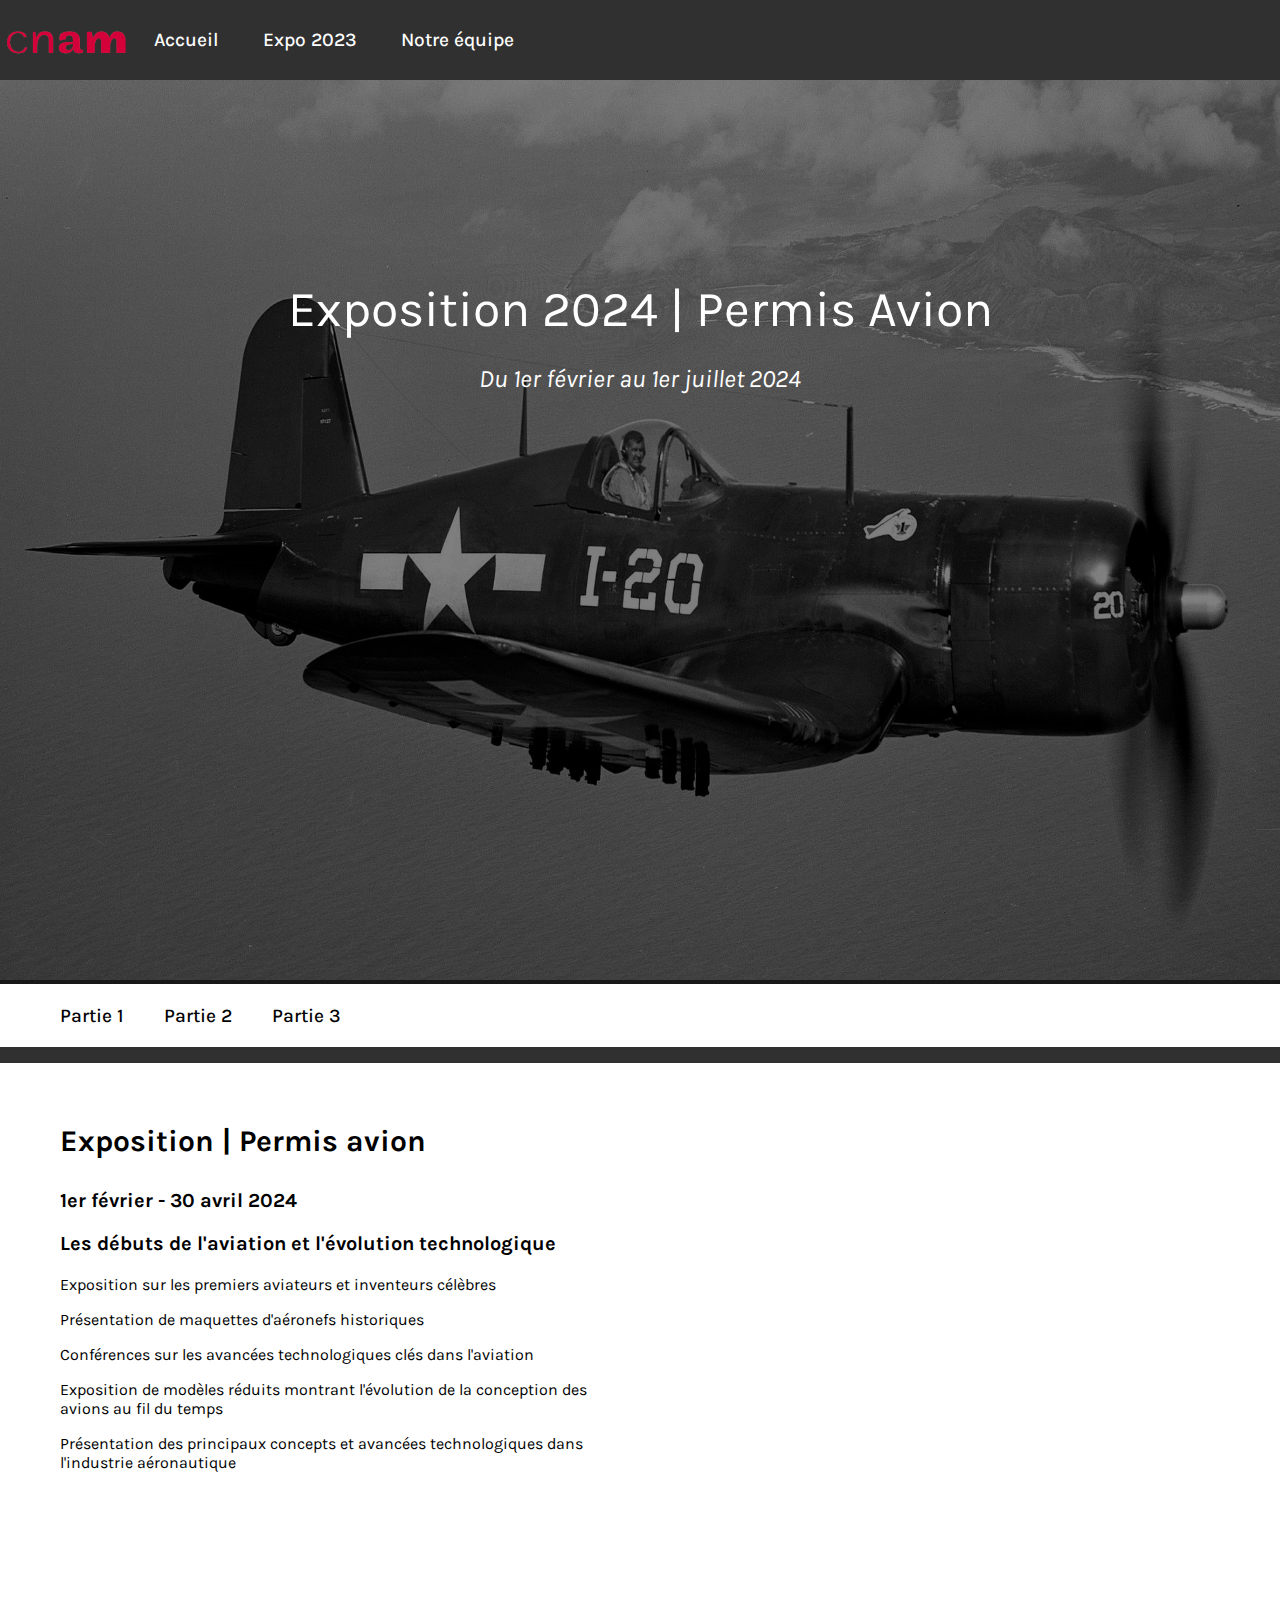
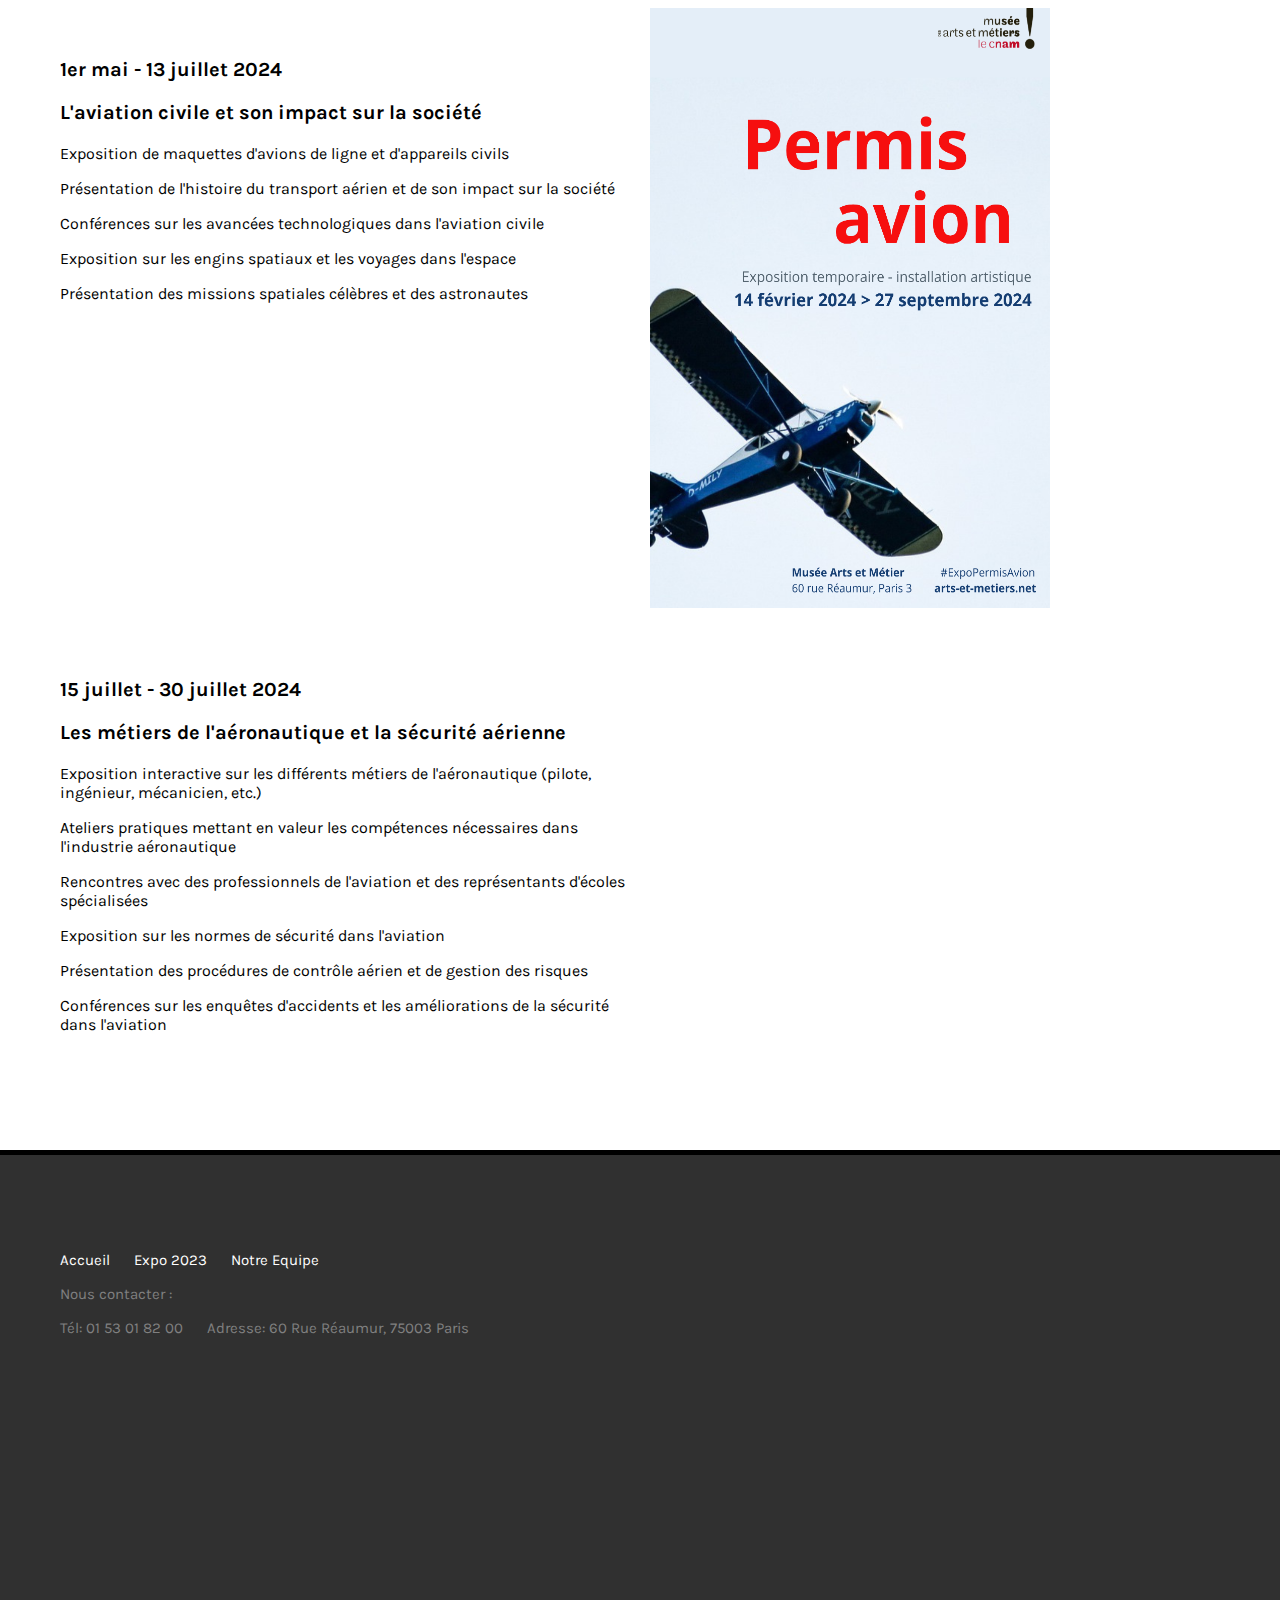
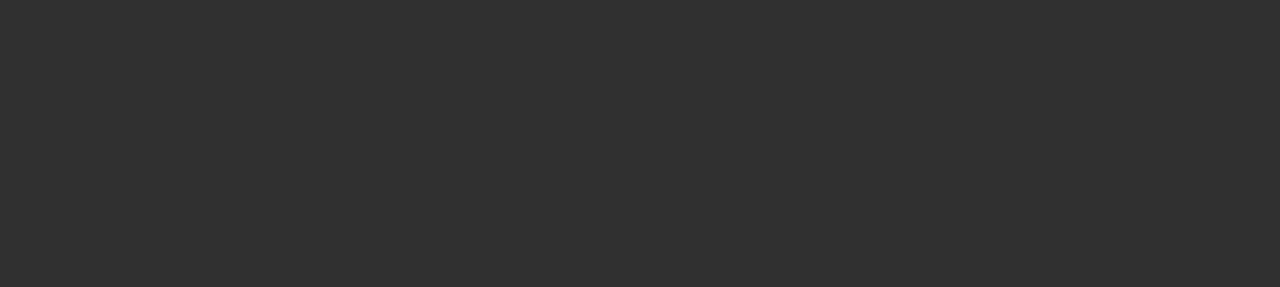
<file: index.html>
<!DOCTYPE html>
<html lang="fr">
<head>
    <meta charset="UTF-8">
    <link rel="stylesheet" href="./src/style.css">
    <meta http-equiv="X-UA-Compatible" content="IE=edge">
    <meta name="viewport" content="width=device-width, initial-scale=1.0">
    <title>Musée des Arts et des Métiers - Acceuil</title>
</head>
<body>
    <div id="navbar">
        <img id="logo" src="./src/img/logo.png">
        <ul>
            <li><a href="index.html">Accueil</a></li>
            <li><a href="expo2023.html">Expo 2023</a></li>
            <li><a href="equipe.html">Notre équipe</a></li>
        </ul>
    </div>

    <div class="paragraphe1" >
        <img id="avion" src="./src/img/avion.png">
        <div class="overlay">
            <p id="titre">Exposition 2024 | Permis Avion</p>
            <p id="date">Du 1er février au 1er juillet 2024</p>
        </div>
    </div>

    <div class="paragraphe2">
        <div id="navpres">
            <ul>

                <li><a href="#p1">Partie 1 </a></li>
                <li><a href="#p2">Partie 2 </a> </li>
                <li><a href="#p3">Partie 3 </a></li>

            </ul>
        </div>

    



    </div>

    <div class="paragraphe3-avion" >

        <div id="p1" class="partie">

            <p id="expo"> Exposition | Permis avion</p>
            <p class="date"> 1er février - 30 avril 2024 </p>
            <p class="date">Les débuts de l'aviation et l'évolution technologique</p>
            <p>Exposition sur les premiers aviateurs et inventeurs célèbres</p>
            <p>Présentation de maquettes d'aéronefs historiques</p>
            <p>Conférences sur les avancées technologiques clés dans l'aviation</p>
            <p>Exposition de modèles réduits montrant l'évolution de la conception des avions au fil du temps</p>
            <p>Présentation des principaux concepts et avancées technologiques dans l'industrie aéronautique</p>


        </div>

        <div id="p2-avion" class="partie">

            <p class="date"> 1er mai - 13 juillet 2024 </p>
            <p class="date">L'aviation civile et son impact sur la société</p>
            <p>Exposition de maquettes d'avions de ligne et d'appareils civils</p>
            <p>Présentation de l'histoire du transport aérien et de son impact sur la société</p>
            <p>Conférences sur les avancées technologiques dans l'aviation civile</p>
            <p>Exposition sur les engins spatiaux et les voyages dans l'espace</p>
            <p>Présentation des missions spatiales célèbres et des astronautes</p>


        </div>

        <img class="image-p2-avion" src="./src/img/affiche_expo2024.png" alt="">

        <div id="p3" class="partie">

            <p class="date"> 15 juillet - 30 juillet 2024 </p>
            <p class="date"> Les métiers de l'aéronautique et la sécurité aérienne</p>
            <p>Exposition interactive sur les différents métiers de l'aéronautique (pilote, ingénieur, mécanicien, etc.)</p>
            <p>Ateliers pratiques mettant en valeur les compétences nécessaires dans l'industrie aéronautique</p>
            <p>Rencontres avec des professionnels de l'aviation et des représentants d'écoles spécialisées</p>
            <p>Exposition sur les normes de sécurité dans l'aviation</p>
            <p>Présentation des procédures de contrôle aérien et de gestion des risques</p>
            <p>Conférences sur les enquêtes d'accidents et les améliorations de la sécurité dans l'aviation</p>


        </div>
       

    </div>
    <footer>
    <div class="footer">

        <div id="lstfoot">

            <ul>
                <li><a href="./index.html">Accueil</a></li>
                <li><a href="./expo2023.html">Expo 2023</a></li>
                <li><a href="./equipe.html">Notre Equipe</a></li>     

            </ul>
            <ul class="infos">

                <li>Nous contacter : </li>
                



            </ul>
            <ul class="infos">
                <li>Tél: 01 53 01 82 00</li>
                <li>Adresse: 60 Rue Réaumur, 75003 Paris</li>
            
            
            </ul>

        </div>
        <div class="map">

            <iframe src="https://www.google.com/maps/embed?pb=!1m18!1m12!1m3!1d2624.557954647326!2d2.3532496156746654!3d48.86663917928835!2m3!1f0!2f0!3f0!3m2!1i1024!2i768!4f13.1!3m3!1m2!1s0x47e66e1aa6c84435%3A0x772045ec563b1de2!2sMus%C3%A9e%20des%20Arts%20et%20M%C3%A9tiers!5e0!3m2!1sfr!2sfr!4v1685455086314!5m2!1sfr!2sfr" width="600" height="450" style="border:0;" allowfullscreen="" loading="lazy" referrerpolicy="no-referrer-when-downgrade"></iframe>
        </div>


    </div>
    </footer>
</body>
</html>
</file>
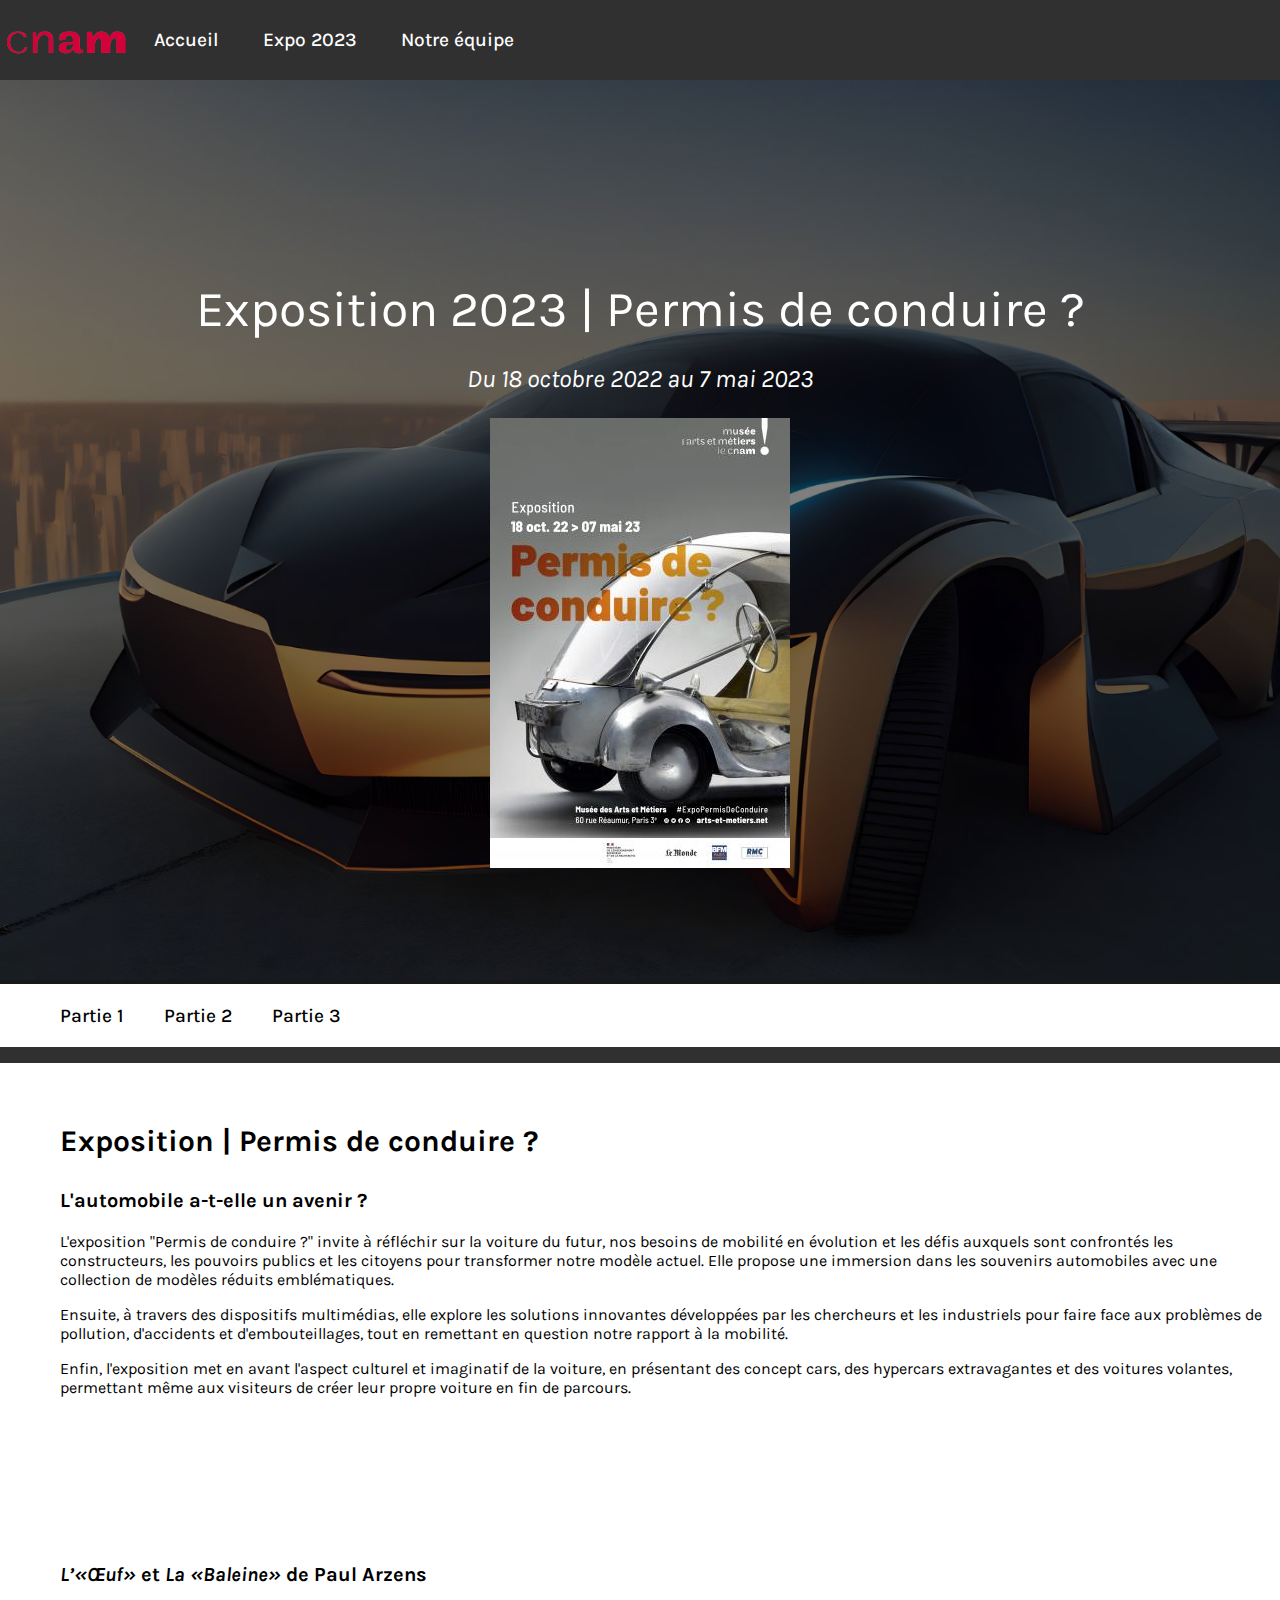
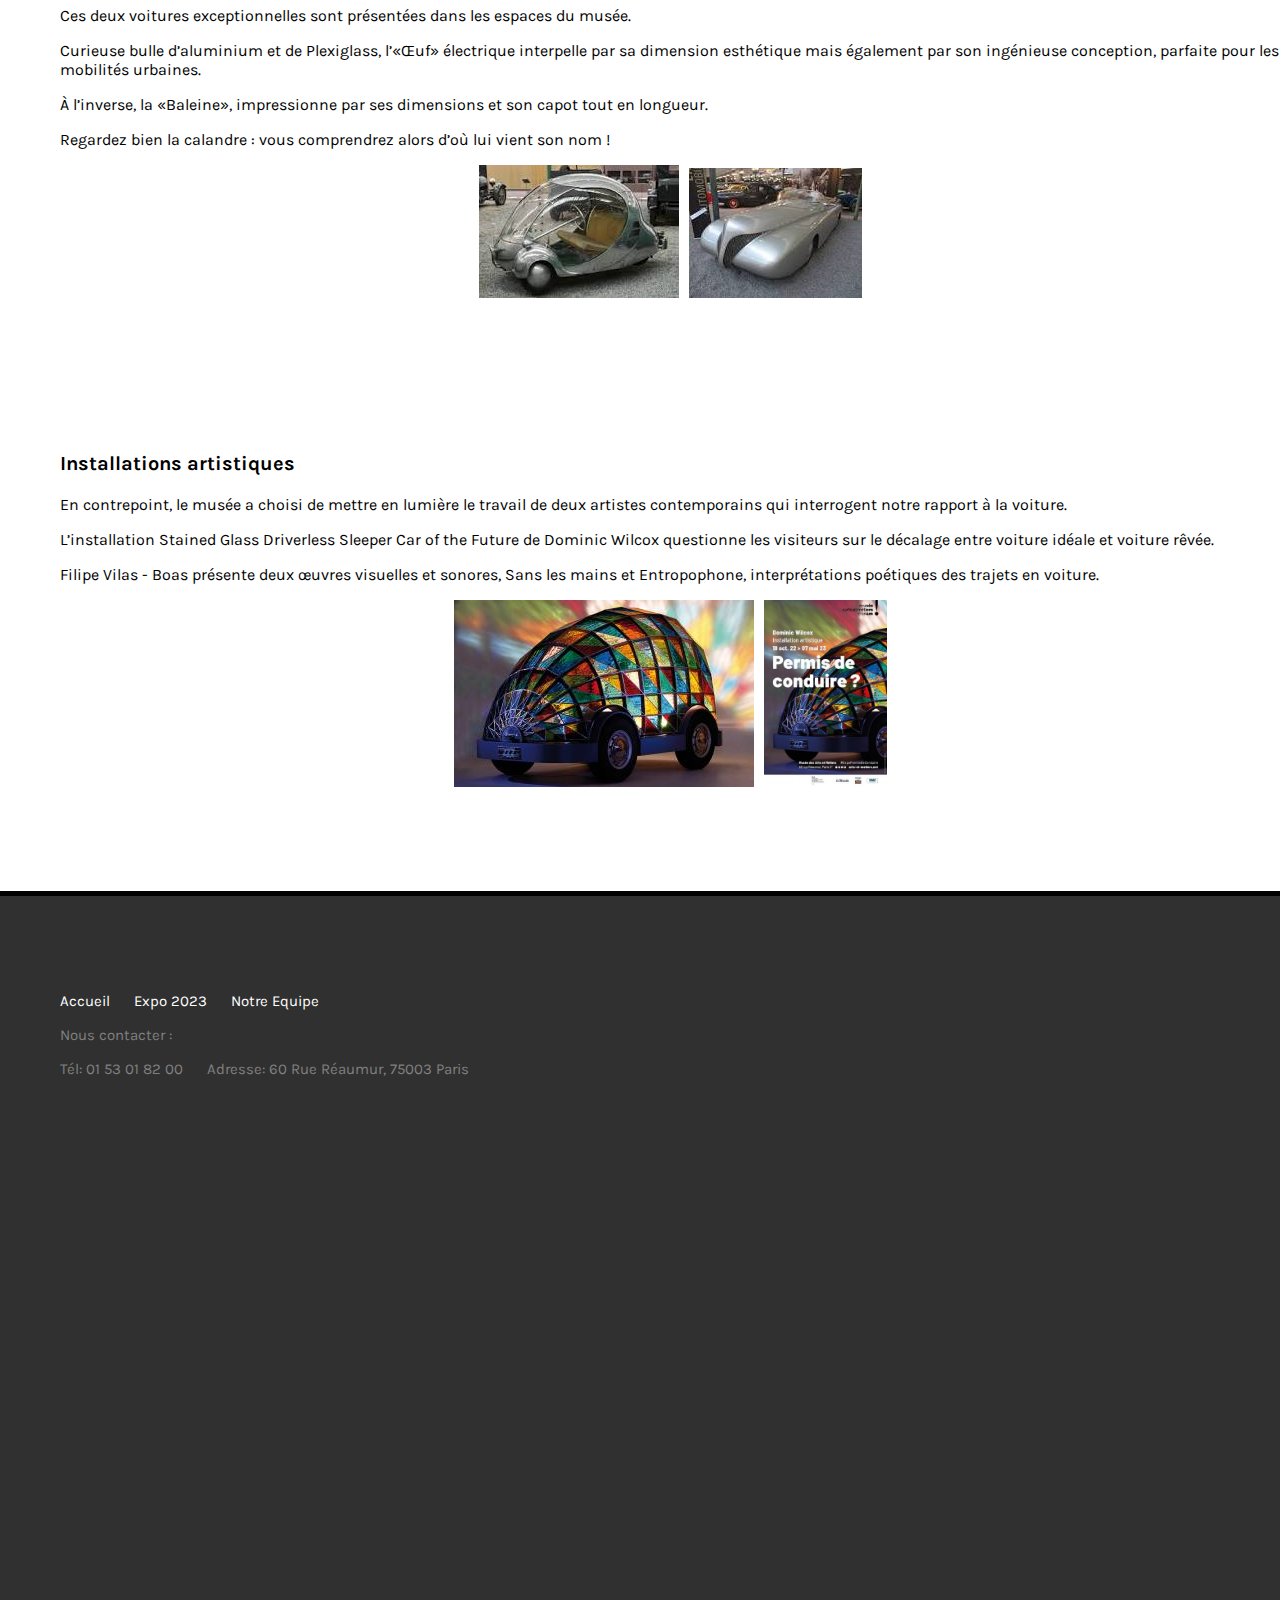
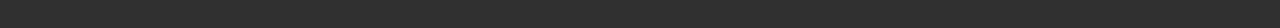
<file: expo2023.html>
<!DOCTYPE html>
<html lang="fr">
<head>
    <meta charset="UTF-8">
    <link rel="stylesheet" href="./src/style.css">
    <meta http-equiv="X-UA-Compatible" content="IE=edge">
    <meta name="viewport" content="width=device-width, initial-scale=1.0">
    <title>Musée des Arts et des Métiers - Expo 2023</title>
</head>
<body>
    <div id="navbar">
        <img id="logo" src="./src/img/logo.png">
        <ul>
            <li><a href="index.html">Accueil</a></li>
            <li><a href="expo2023.html">Expo 2023</a></li>
            <li><a href="equipe.html">Notre équipe</a></li>
        </ul>
    </div>

    <div class="paragraphe1" >
        <img id="avion" src="./src/img/voiture-du-futur.jpg">
        <div class="overlay">
            <p id="titre">Exposition 2023 | Permis de conduire ?</p>
            <p id="date">Du 18 octobre 2022 au 7 mai 2023</p>
            <img src="./src/img/affiche_expo2023.jpeg">
        </div>
    </div>

    <div class="paragraphe2">
        <div id="navpres">
            <ul>

                <li><a href="#p1">Partie 1 </a></li>
                <li><a href="#p2">Partie 2 </a> </li>
                <li><a href="#p3">Partie 3 </a></li>

            </ul>
        </div>

    



    </div>

    <div class="paragraphe3">

        <div id="p1" class="partie">

            <p id="expo"> Exposition | Permis de conduire ?</p>
            <p class="date">L'automobile a-t-elle un avenir ?</p>
                <p>L'exposition "Permis de conduire ?" invite à réfléchir sur la voiture du futur, nos besoins de mobilité en évolution et les défis auxquels sont confrontés les constructeurs, les pouvoirs publics et les citoyens pour transformer notre modèle actuel. Elle propose une immersion dans les souvenirs automobiles avec une collection de modèles réduits emblématiques.</p>
                <p>Ensuite, à travers des dispositifs multimédias, elle explore les solutions innovantes développées par les chercheurs et les industriels pour faire face aux problèmes de pollution, d'accidents et d'embouteillages, tout en remettant en question notre rapport à la mobilité.</p>
                <p>Enfin, l'exposition met en avant l'aspect culturel et imaginatif de la voiture, en présentant des concept cars, des hypercars extravagantes et des voitures volantes, permettant même aux visiteurs de créer leur propre voiture en fin de parcours.</p>

        </div>

        <div id="p2" class="partie">
            <p class="date"><i>L’«Œuf»</i> et <i>La «Baleine»</i> de Paul Arzens</p>
            <p>Ces deux voitures exceptionnelles sont présentées dans les espaces du musée.</p>
            <p>Curieuse bulle d’aluminium et de Plexiglass, l’«Œuf» électrique interpelle par sa dimension esthétique mais également par son ingénieuse conception, parfaite pour les mobilités urbaines.</p>
            <p>À l’inverse, la «Baleine», impressionne par ses dimensions et son capot tout en longueur.</p>
            <p>Regardez bien la calandre : vous comprendrez alors d’où lui vient son nom ! </p>
            <center><img src="./src/img/oeuf-arzens.jpeg" style="margin-right: 10px;"><img src="./src/img/baleine-arzens.jpeg"></center>
        </div>

        <div id="p3" class="partie">
            <p class="date">Installations artistiques</p>
            <p>En contrepoint, le musée a choisi de mettre en lumière le travail de deux artistes contemporains qui interrogent notre rapport à la voiture.</p>
            <p>L’installation Stained Glass Driverless Sleeper Car of the Future de Dominic Wilcox questionne les visiteurs sur le décalage entre voiture idéale et voiture rêvée.</p>
            <p>Filipe Vilas - Boas présente deux œuvres visuelles et sonores, Sans les mains et Entropophone, interprétations poétiques des trajets en voiture.</p>
            <center><img src="./src/img/bg_expo2023.jpeg" style="margin-right: 10px;"><img src="./src/img/affiche_expo2023_art.jpeg" width="123"></center>
        </div>
       

    </div>

    <footer>
        <div class="footer">
    
            <div id="lstfoot">
    
                <ul>
                    <li><a href="./index.html">Accueil</a></li>
                    <li><a href="./expo2023.html">Expo 2023</a></li>
                    <li><a href="./equipe.html">Notre Equipe</a></li>     
    
                </ul>
                <ul class="infos">
    
                    <li>Nous contacter : </li>
                    
    
    
    
                </ul>
                <ul class="infos">
                    <li>Tél: 01 53 01 82 00</li>
                    <li>Adresse: 60 Rue Réaumur, 75003 Paris</li>
                
                
                </ul>
    
            </div>
            <div class="map">
    
                <iframe src="https://www.google.com/maps/embed?pb=!1m18!1m12!1m3!1d2624.557954647326!2d2.3532496156746654!3d48.86663917928835!2m3!1f0!2f0!3f0!3m2!1i1024!2i768!4f13.1!3m3!1m2!1s0x47e66e1aa6c84435%3A0x772045ec563b1de2!2sMus%C3%A9e%20des%20Arts%20et%20M%C3%A9tiers!5e0!3m2!1sfr!2sfr!4v1685455086314!5m2!1sfr!2sfr" width="600" height="450" style="border:0;" allowfullscreen="" loading="lazy" referrerpolicy="no-referrer-when-downgrade"></iframe>
            </div>
    
    
        </div>
        </footer>

</body>
</html>
</file>
<file: src/style.css>
@import url('https://fonts.googleapis.com/css?family=Karla:400,700');


body{

    background-color: #303030;
    margin:0;
    margin-top: 0;
}

#navbar {
    display: flex;
    align-items: center;
}
#navbar ul{
    
    width:100%;
    height: 40px;
    background-color: #303030;
    
    margin: 0;
    padding-left: 0;
    padding-top: 15px;

   
    }

 #navbar li{

    display: inline;
    list-style-type:none ;
    margin:  20px;
    color:#fff;
    font-family:karla;
    font-size: larger;
    font-weight:500;
    cursor: pointer;
    
    position: relative;
}


li:hover{
    
    color:#d84747
    
}
li::after {
    content: "";
    position: absolute;
    left: 0;
    bottom: -3px;
    width: 0;
    height: 2px;
    background-color: #d84747;
    transition: width 0.5s ease-in-out;
}

li:hover::after {
    width: 100%;
}

a {

    text-decoration: none;
    color:#fff;

}

/* Comme ca on évite les ambiguites*/
.paragraphe3-avion {
    background-color: #fff;
    font-family: karla;
    display: grid;
    grid-template-columns: 1fr 1fr; /* Divise la div en deux colonnes de largeur égale */
    grid-gap: 20px; /* Ajoute un espace de 20px entre les éléments */
  }
  
  #p2-avion {
    grid-column: 1 / 2; /* Définit la position de la div p2 sur la première colonne */
  }
  
  .image-p2-avion {
    grid-column: 2 / 3; /* Définit la position de l'image sur la deuxième colonne */
    width:400px;
    height: 600px;
  }

#logo{  
    width: 150px;
    height: 80px;
  

}

.para{
    position: relative;
    z-index: 1;
}

#avion{

    height: 900px;
    width: 100%
}

#titre{

    font-family:karla;
    font-size: 50px;
    margin-top: 200px;
    margin-bottom: 10px;
    

}

#date{

    font-family: karla;
    font-size: 25px;
    font-style: italic;
}


#bg{

    filter:blur(3px);
    width: 100%;
}


.paragraphe1 {
    position: relative;
    width: 100%;
  }
  
.overlay {
    position: absolute;
    top: 0;
    left: 0;
    width: 100%;
    height: 100%;
    background-color: rgba(0, 0, 0, 0.5); /* Couleur de fond semi-transparente */
    color: #fff; /* Couleur du texte */
    box-sizing: border-box; /* Inclure les bordures et le padding dans la taille totale */
    text-align: center;
}

#navpres ul {
    display: flex;
    align-items: center;
    background-color: #fff;
    margin-top: 0;

}

#navpress ul{

    width:100%;
    height: 40px;
    background-color: #fff;
    margin: 0;
    padding-left: 0;
    padding-top: 15px;
    }

#navpres li{



    display: inline;
    list-style-type:none ;
    margin:  20px;
    color:black;
    font-family:karla;
    font-size: larger;
    font-weight:500;
    cursor: pointer;
    position: relative;
   
}

#navpres a {

    color:black;
}

.paragraphe3{

    background-color: #fff;
    font-family: karla;


}

#expo{

    font-weight: bold;
    font-size: 30px;

}

.partie{

    padding-top: 30px;
    padding-left:60px;
    padding-bottom:100px;
}

.date{

    font-size: 20px;
    font-weight: bold;
}


.footer{
    padding-top: 80px;
    padding-bottom: 80px;
}
#lstfoot li {


    display: inline;
    list-style-type:none ;
    font-family:karla;
    font-size: 15px;
    padding-left: 20px;

}

.map {
padding-left: 50%;

}


.infos{

    color:grey;
}

footer{

    border-top:black solid 5px;
}

.epcont{

    position: relative;
}

.ep-overlay{

    position: absolute;
    top: 25%;
    left: 20%;
    display:flex;

}

.card {
    width: 300px;
    border: 1px solid black;
    padding: 20px;
    border-radius: 4px;
    background-color:#fff;
    margin-right: 40px;


  }
  
  .card-title {
    font-size: 30px;
    font-weight: bold;
    font-family: karla;
    margin-bottom: 10px;
    border-bottom: solid black;

  }
  
  .card-description {
    font-family: karla;
    font-size: 16px;
    line-height: 1.5;
    text-align: justify;
  }
</file>
